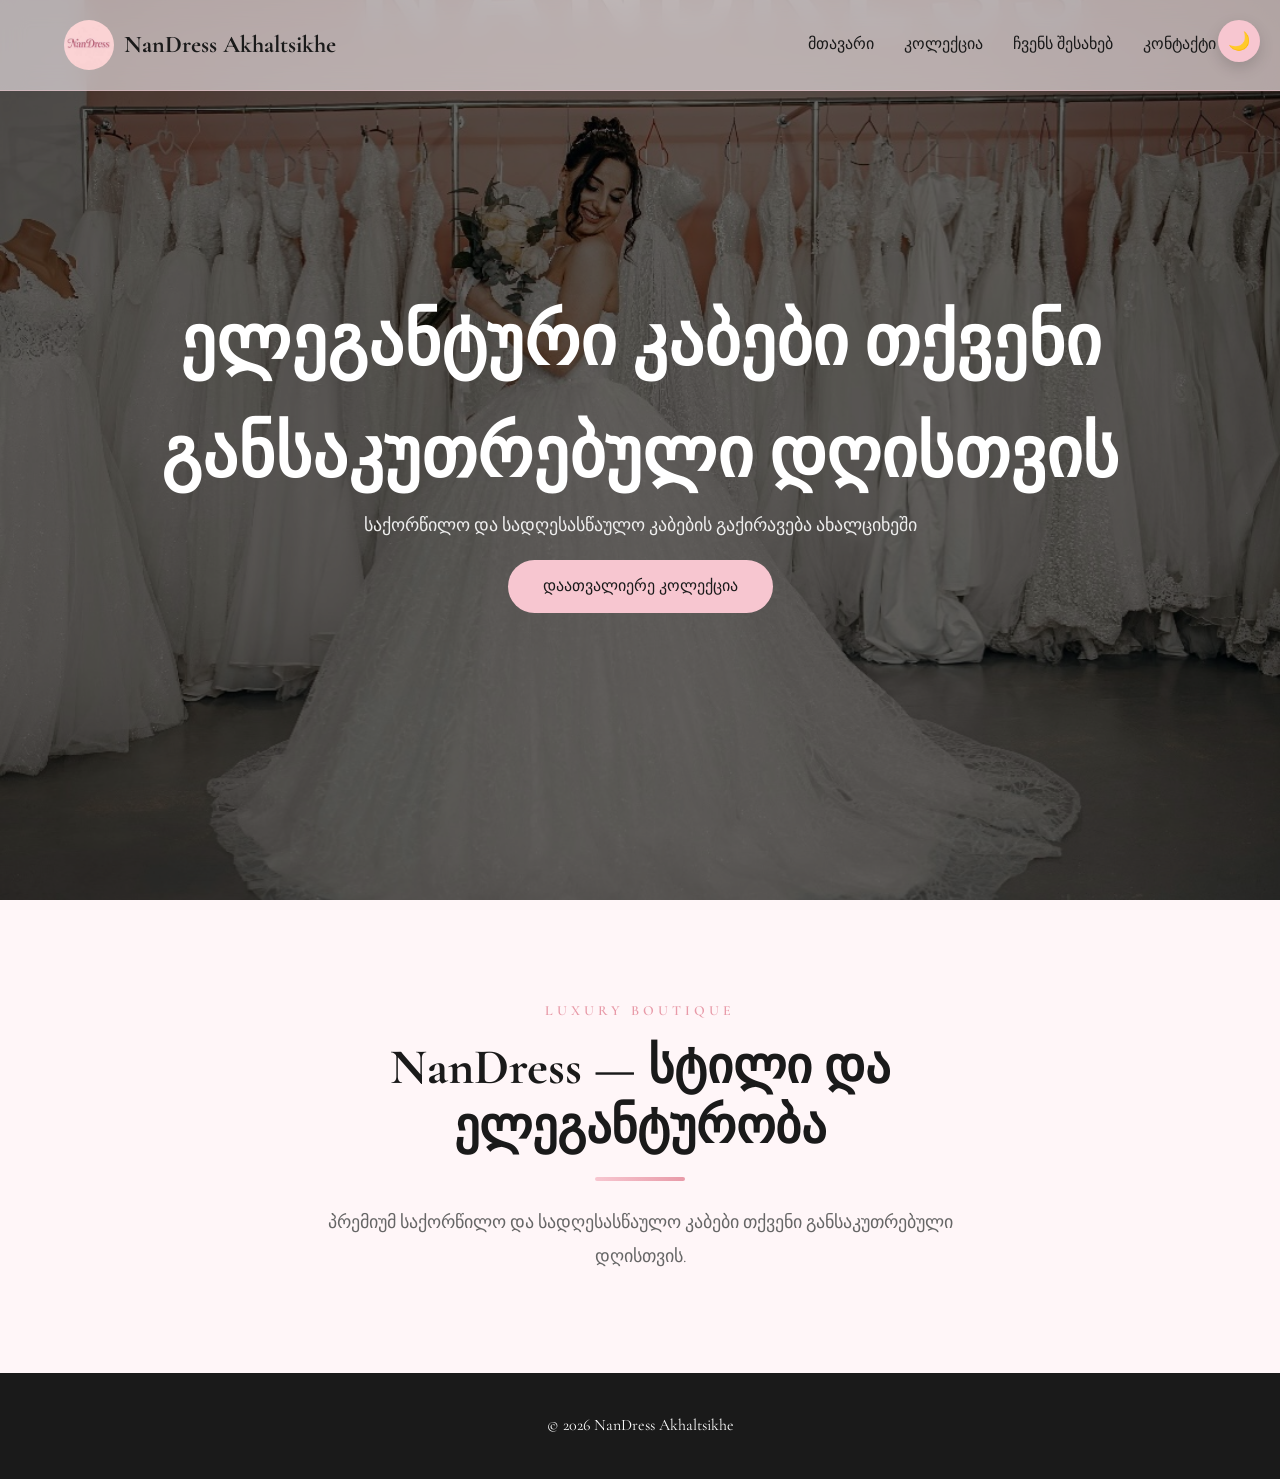
<file: index.html>
<!DOCTYPE html>
<html lang="en">
<head>
  <meta charset="UTF-8">
  <meta name="viewport" content="width=device-width, initial-scale=1.0">
<title>NanDress Akhaltsikhe</title>
<link rel="icon" type="image/png" href="images/logo.jpg">
<link rel="preconnect" href="https://fonts.googleapis.com">
<link rel="preconnect" href="https://fonts.gstatic.com" crossorigin>
<link href="https://fonts.googleapis.com/css2?family=Cormorant+Garamond:ital,wght@0,300..700;1,300..700&display=swap" rel="stylesheet">
<link rel="stylesheet" href="style.css">
<link rel="stylesheet" href="responsive.css">
</head>

<body class="home">

<header class="header">
  <nav class="nav">
  <div class="brand">
    <a class="logo">
      <img src="images/logo.jpg" alt="NanDress Logo">
    </a>
    <h1 class="nav__logo">NanDress Akhaltsikhe</h1>
  </div>
  <div class="nav-actions">

  <button id="theme-toggle-mobile" class="theme-btn">
    🌙
  </button>

  <div class="burger" id="burger">
    <span></span>
    <span></span>
    <span></span>
  </div>
</div>
  <ul class="nav__list" id="menu">
    <li><a href="index.html">მთავარი</a></li>
    <li><a href="pages/dresses.html">კოლექცია</a></li>
    <li><a href="pages/about.html">ჩვენს შესახებ</a></li>
    <li><a href="pages/contact.html">კონტაქტი</a></li>
    

  </ul>
  

</nav>
</header>

<main>
<section id="home" class="hero">
  <div class="hero__content">
    <h1>
      ელეგანტური კაბები თქვენი განსაკუთრებული დღისთვის
    </h1>
    <p>
      საქორწილო და სადღესასწაულო კაბების გაქირავება ახალციხეში
    </p>
    <a href="pages/dresses.html" class="btn">
      დაათვალიერე კოლექცია
    </a>
  </div>
</section>

<section class="intro section">
  <div class="container intro__container">
    <span class="subtitle">
      Luxury Boutique
    </span>
    <h2 class="section-title">
      NanDress — სტილი და ელეგანტურობა
    </h2>
    <div class="intro-line"></div>
    <p class="section-text">
      პრემიუმ საქორწილო და სადღესასწაულო
      კაბები თქვენი განსაკუთრებული დღისთვის.
    </p>

  </div>
</section>
</main>


<footer class="footer">
  <p>© 2026 NanDress Akhaltsikhe</p>
</footer>

<script src="script.js"></script>

</body>
</html>
</file>
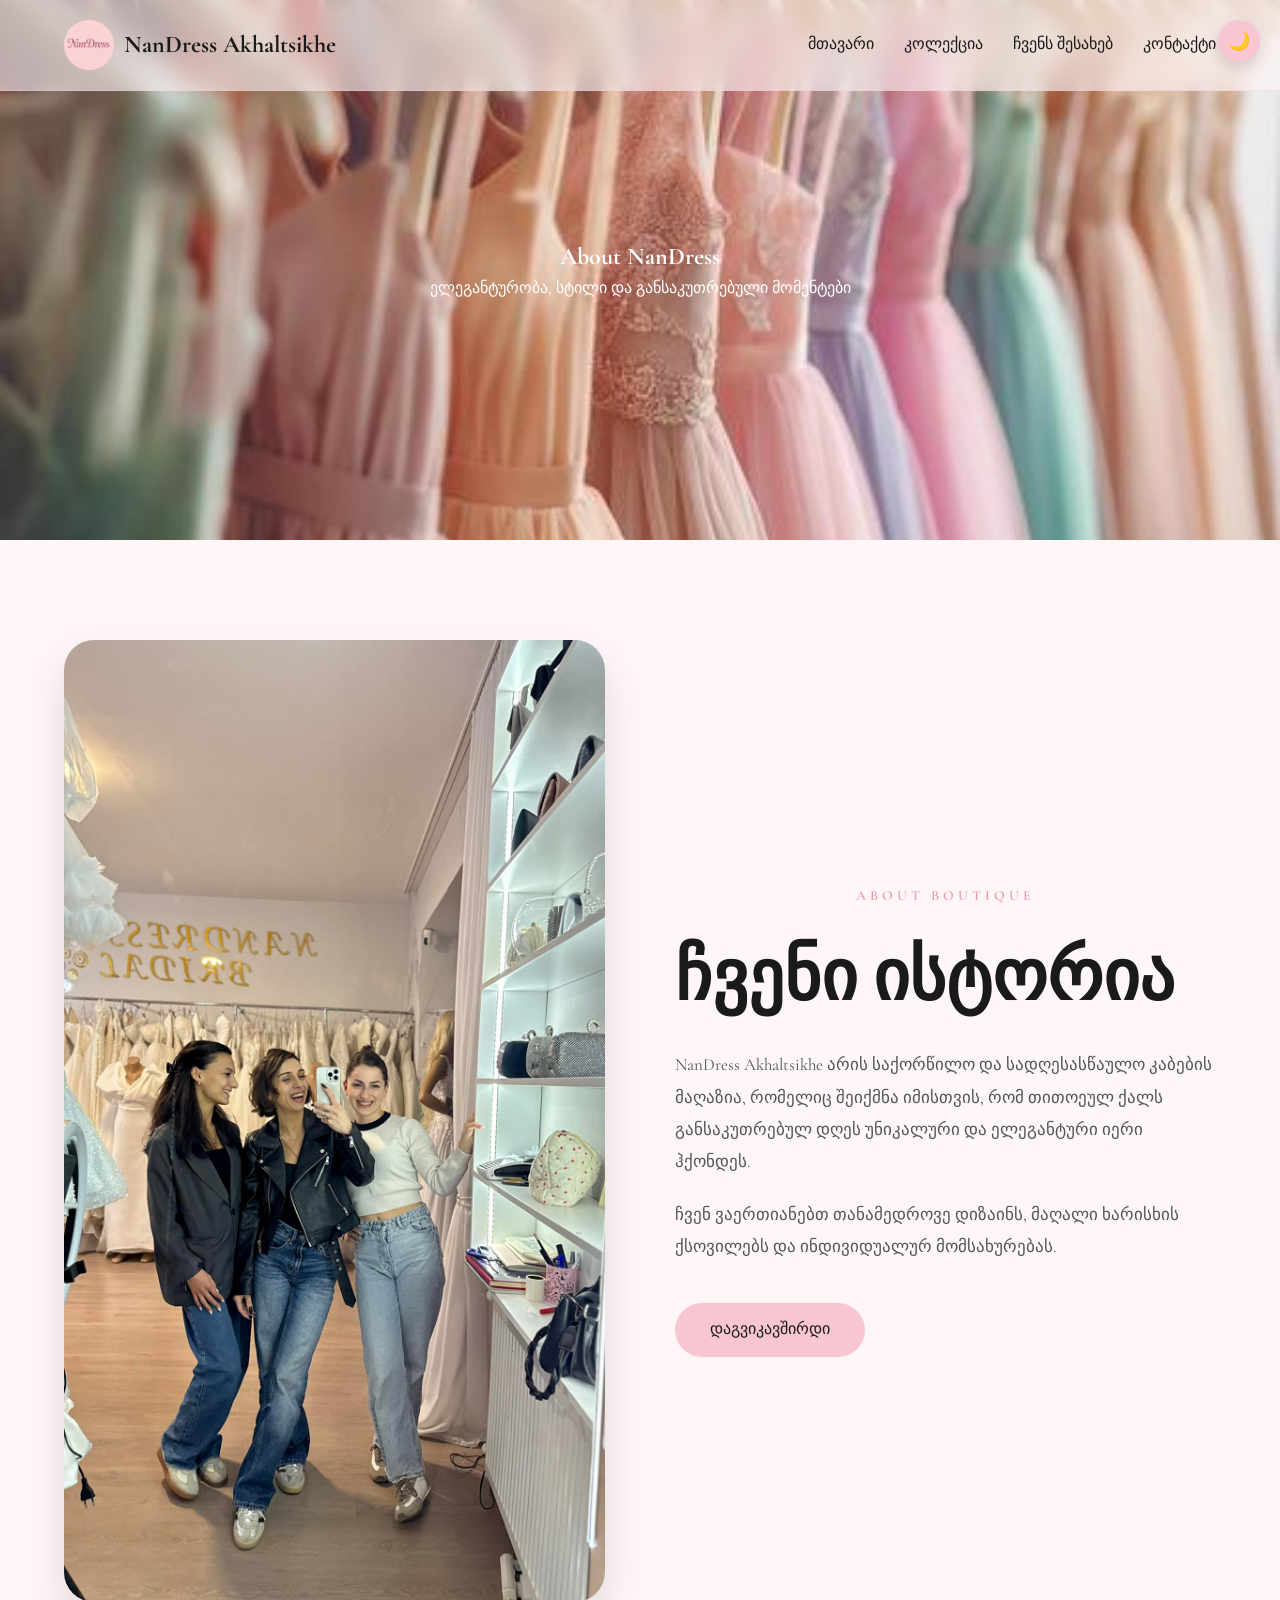
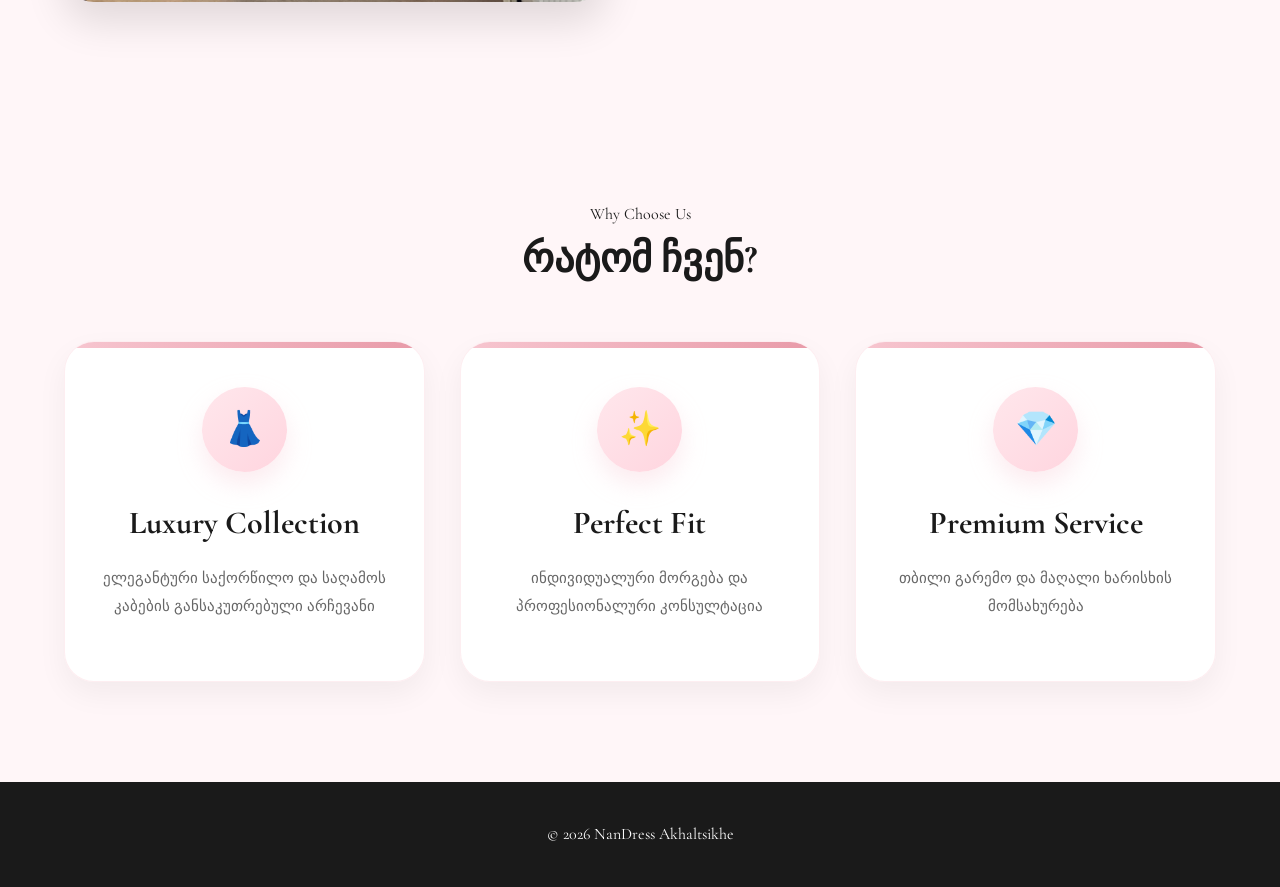
<file: pages/about.html>
<!DOCTYPE html>
<html lang="en">
<head>
  <meta charset="UTF-8">
  <meta name="viewport" content="width=device-width, initial-scale=1.0">
<title>NanDress Akhaltsikhe</title>
<link rel="icon" type="image/png" href="../images/logo.jpg">
<link rel="preconnect" href="https://fonts.googleapis.com">
<link rel="preconnect" href="https://fonts.gstatic.com" crossorigin>
<link href="https://fonts.googleapis.com/css2?family=Cormorant+Garamond:ital,wght@0,300..700;1,300..700&display=swap" rel="stylesheet">
<link rel="stylesheet" href="../style.css">
<link rel="stylesheet" href="../responsive.css">
</head>

<body class="about-page">
<header class="header">
  <nav class="nav">
    <div class="brand">
      <a class="logo">
        <img src="../images/logo.jpg" alt="NanDress Logo">
      </a>
      <h1 class="nav__logo">NanDress Akhaltsikhe</h1>
    </div>
    <div class="nav-actions">

  <button id="theme-toggle-mobile" class="theme-btn">
    🌙
  </button>
    <div class="burger" id="burger">
      <span></span>
      <span></span>
      <span></span>
    </div>

    <ul class="nav__list" id="menu">
      <li><a href="../index.html">მთავარი</a></li>
      <li><a href="dresses.html">კოლექცია</a></li>
      <li><a href="about.html">ჩვენს შესახებ</a></li>
      <li><a href="contact.html">კონტაქტი</a></li>
    </ul>
  </nav>
</header>
<main>

<section class="page-hero">
  <div class="page-hero__overlay"></div>
  <div class="page-hero__content">
    <h1>About NanDress</h1>
    <p>
      ელეგანტურობა, სტილი და განსაკუთრებული მომენტები
    </p>
  </div>
</section>

<section class="about section">
  <div class="container about__grid">
    <div class="about__image">
      <img src="../images/boutique.jpg" alt="Boutique Image">
    </div>
    <div class="about__text">
      <span class="subtitle">
        About Boutique
      </span>
      <h2>
        ჩვენი ისტორია
      </h2>

      <p>
        NanDress Akhaltsikhe არის საქორწილო და
        სადღესასწაულო კაბების მაღაზია, რომელიც
        შეიქმნა იმისთვის, რომ თითოეულ ქალს
        განსაკუთრებულ დღეს უნიკალური და
        ელეგანტური იერი ჰქონდეს.
      </p>

      <p>
        ჩვენ ვაერთიანებთ თანამედროვე დიზაინს,
        მაღალი ხარისხის ქსოვილებს და
        ინდივიდუალურ მომსახურებას.
      </p>

      <a href="contact.html" class="btn">
        დაგვიკავშირდი
      </a>
    </div>
  </div>
</section>

<section class="features section">
  <div class="container">
    <span class="features-subtitle">
      Why Choose Us
    </span>
    <h2 class="section-title">
      რატომ ჩვენ?
    </h2>
    <div class="features__grid">
      <div class="card feature-card">
        <div class="feature-icon">👗</div>
        <h3>Luxury Collection</h3>
        <p>
          ელეგანტური საქორწილო და საღამოს
          კაბების განსაკუთრებული არჩევანი
        </p>

      </div>

      <div class="card feature-card">
        <div class="feature-icon">✨</div>
        <h3>Perfect Fit</h3>
        <p>
          ინდივიდუალური მორგება და
          პროფესიონალური კონსულტაცია
        </p>
      </div>

      <div class="card feature-card">
        <div class="feature-icon">💎</div>
        <h3>Premium Service</h3>
        <p>
          თბილი გარემო და მაღალი
          ხარისხის მომსახურება
        </p>
      </div>
    </div>
  </div>
</section>
</main>
<footer class="footer">
  <p>© 2026 NanDress Akhaltsikhe</p>
</footer>

<script src="../script.js"></script>

</body>
</html>
</file>
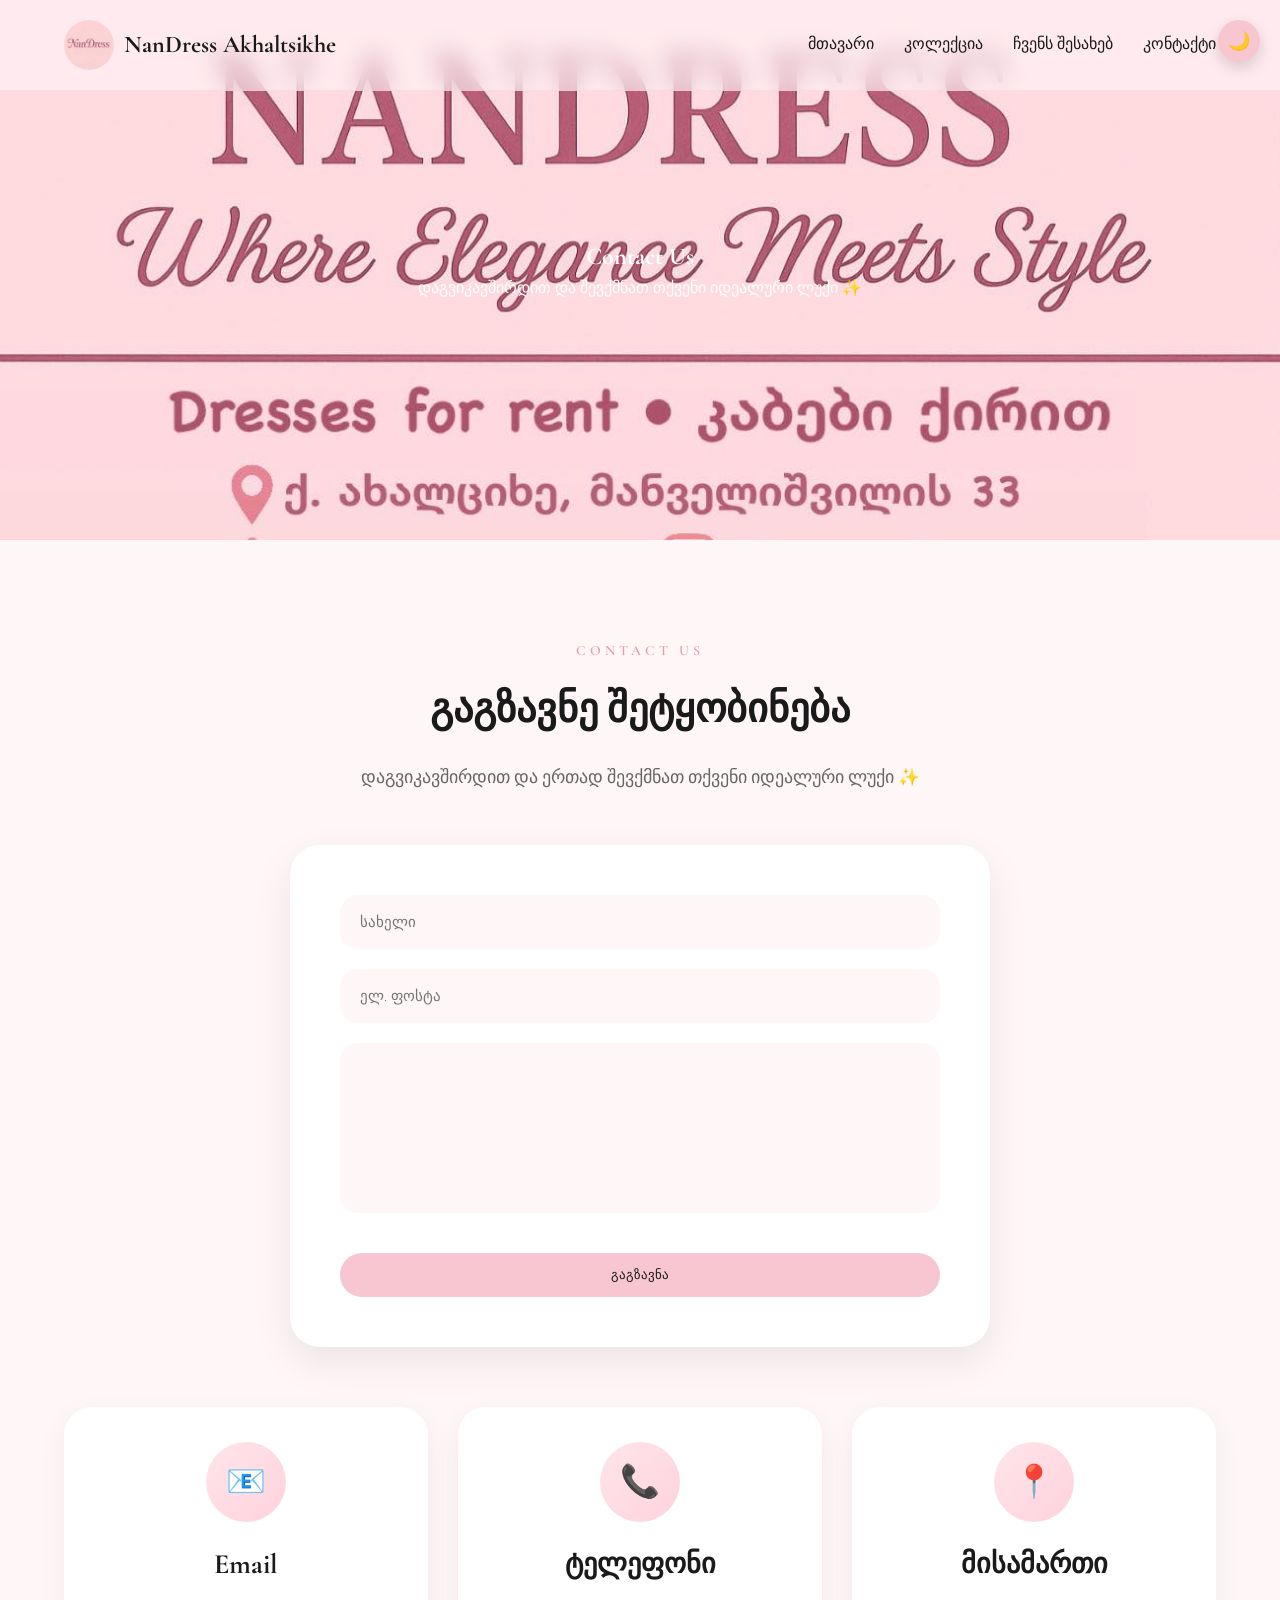
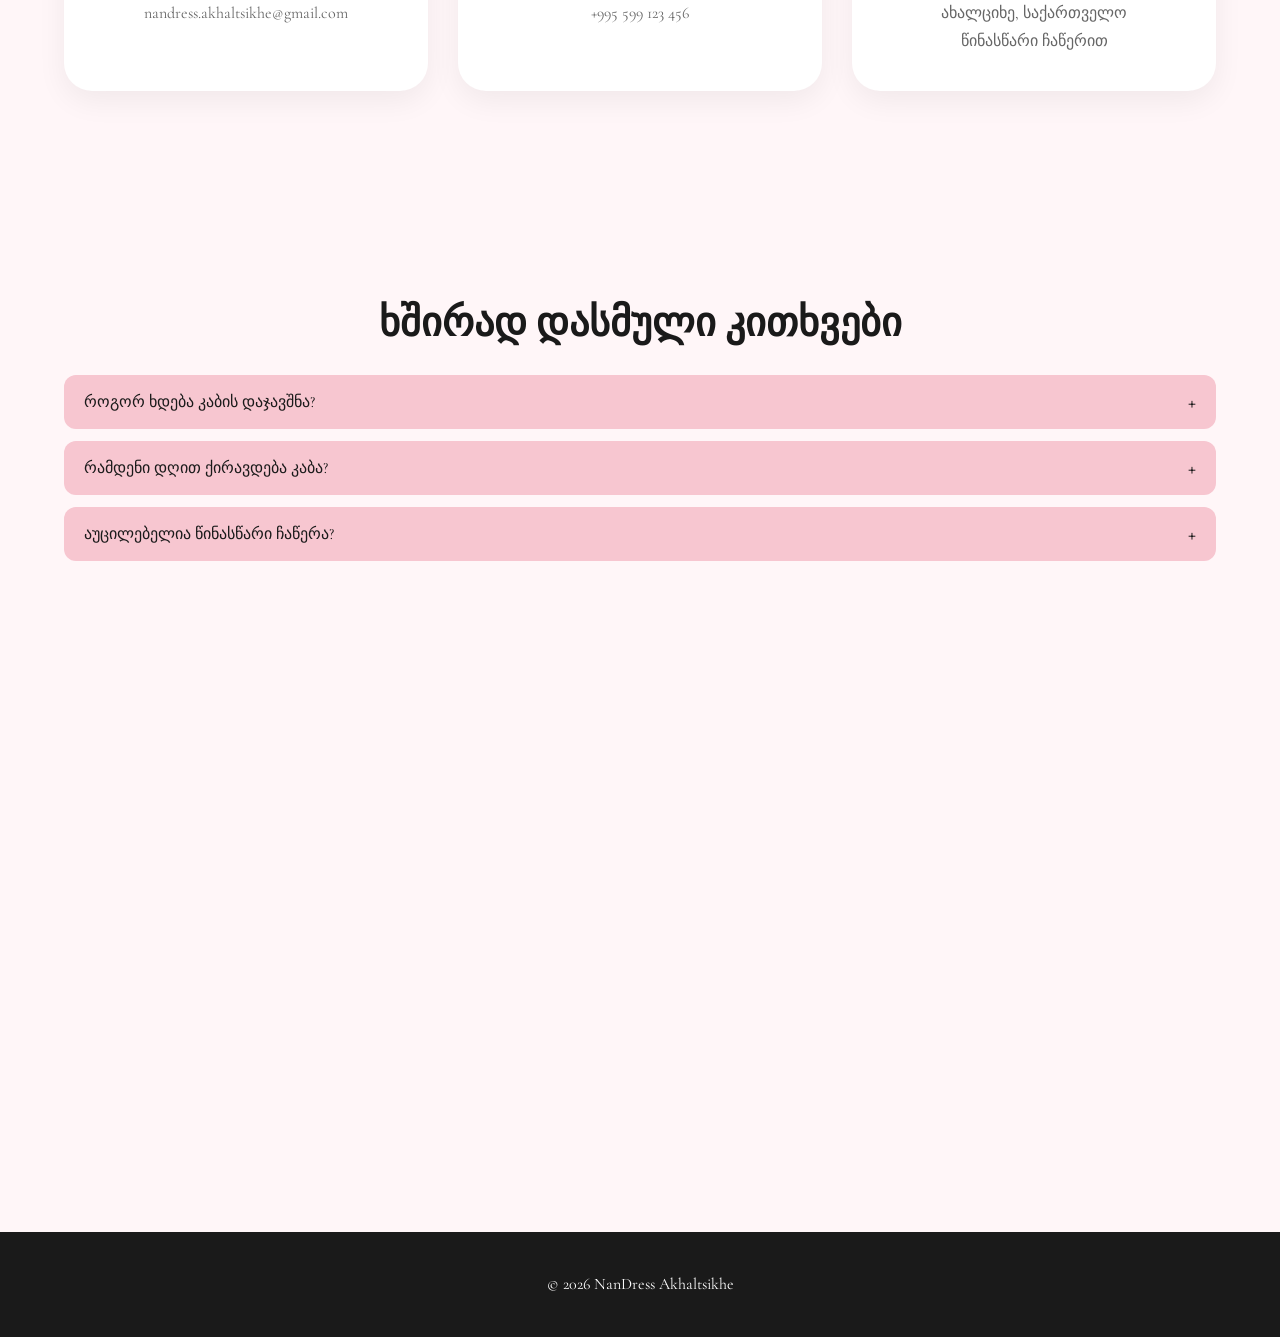
<file: pages/contact.html>
<!DOCTYPE html>
<html lang="en">
<head>
  <meta charset="UTF-8">
  <meta name="viewport" content="width=device-width, initial-scale=1.0">
<title>NanDress Akhaltsikhe</title>
<link rel="icon" type="image/png" href="../images/logo.jpg">
<link rel="preconnect" href="https://fonts.googleapis.com">
<link rel="preconnect" href="https://fonts.gstatic.com" crossorigin>
<link href="https://fonts.googleapis.com/css2?family=Cormorant+Garamond:ital,wght@0,300..700;1,300..700&display=swap" rel="stylesheet">
<link rel="stylesheet" href="../style.css">
<link rel="stylesheet" href="../responsive.css">
</head>

<body class="contact-page">
<header class="header">
  <nav class="nav">
    <div class="brand">
      <a class="logo">
        <img src="../images/logo.jpg" alt="NanDress Logo">
      </a>
      <h1 class="nav__logo">NanDress Akhaltsikhe</h1>
    </div>
    <div class="nav-actions">

  <button id="theme-toggle-mobile" class="theme-btn">
    🌙
  </button>
    <div class="burger" id="burger">
      <span></span>
      <span></span>
      <span></span>
    </div>

    <ul class="nav__list" id="menu">
      <li><a href="../index.html">მთავარი</a></li>
      <li><a href="dresses.html">კოლექცია</a></li>
      <li><a href="about.html">ჩვენს შესახებ</a></li>
      <li><a href="contact.html">კონტაქტი</a></li>
    </ul>
  </nav>
</header>
<main>

<section class="page-hero">
  <div class="page-hero__overlay"></div>
  <div class="page-hero__content">
    <h1>Contact Us</h1>
    <p>
      დაგვიკავშირდით და შევქმნათ თქვენი იდეალური ლუქი ✨
    </p>
  </div>
</section>
<section class="contact section">
  <div class="container">
    <div class="contact-header">
      <span class="subtitle">
        Contact Us
      </span>
      <h2 class="section-title">
        გაგზავნე შეტყობინება
      </h2>
      <p class="section-text">
        დაგვიკავშირდით და ერთად შევქმნათ
        თქვენი იდეალური ლუქი ✨
      </p>

    </div>
    <div class="contact__form">
      <form>
        <input
          type="text"
          placeholder="სახელი"
          required
        >
        <input
          type="email"
          placeholder="ელ. ფოსტა"
          required
        >
        <textarea
          placeholder="შეტყობინება"
          required>
        </textarea>
        <button type="submit" class="btn">
          გაგზავნა
        </button>
      </form>
    </div>

    <div class="contact__info">
      <div class="info-card">
        <div class="info-icon">
          📧
        </div>
        <h3>Email</h3>
        <a href="mailto:nandress.akhaltsikhe@gmail.com">
          nandress.akhaltsikhe@gmail.com
        </a>
      </div>
      <div class="info-card">
        <div class="info-icon">
          📞
        </div>
        <h3>ტელეფონი</h3>
        <a href="tel:+995599123456">
          +995 599 123 456
        </a>
      </div>
      <div class="info-card">
        <div class="info-icon">
          📍
        </div>
        <h3>მისამართი</h3>
        <p>
          ახალციხე, საქართველო
          <br>
          წინასწარი ჩაწერით
        </p>
      </div>
    </div>
  </div>
</section>
<section class="faq section">
  <div class="container">

    <h2 class="section-title">ხშირად დასმული კითხვები</h2>

    <div class="accordion">
      <button class="accordion-btn">
        <span>როგორ ხდება კაბის დაჯავშნა?</span>
        <span class="icon">+</span>
      </button>
      <div class="accordion-content">
        კაბის დასაჯავშნად დაგვიკავშირდით ტელეფონით ან ელ.ფოსტით.
      </div>
    </div>

    <div class="accordion">
      <button class="accordion-btn">
        <span>რამდენი დღით ქირავდება კაბა?</span>
        <span class="icon">+</span>
      </button>
      <div class="accordion-content">
        საშუალოდ 1-3 დღე, შეთანხმებით შესაძლებელია გახანგრძლივება.
      </div>
    </div>

    <div class="accordion">
      <button class="accordion-btn">
        <span>აუცილებელია წინასწარი ჩაწერა?</span>
        <span class="icon">+</span>
      </button>
      <div class="accordion-content">
        დიახ, ვიზიტი ხდება წინასწარი ჩაწერით.
      </div>
    </div>

  </div>
</section>

<section class="map section">
  <div class="container">
    <iframe
      src="https://www.google.com/maps?q=Akhaltsikhe&output=embed"
      width="100%"
      height="350"
      style="border:0; border-radius:20px;"
      loading="lazy">
    </iframe>
  </div>
</section>
</main>

<footer class="footer">
  <p>© 2026 NanDress Akhaltsikhe</p>
</footer>

<script src="../script.js"></script>

</body>
</html>
</file>
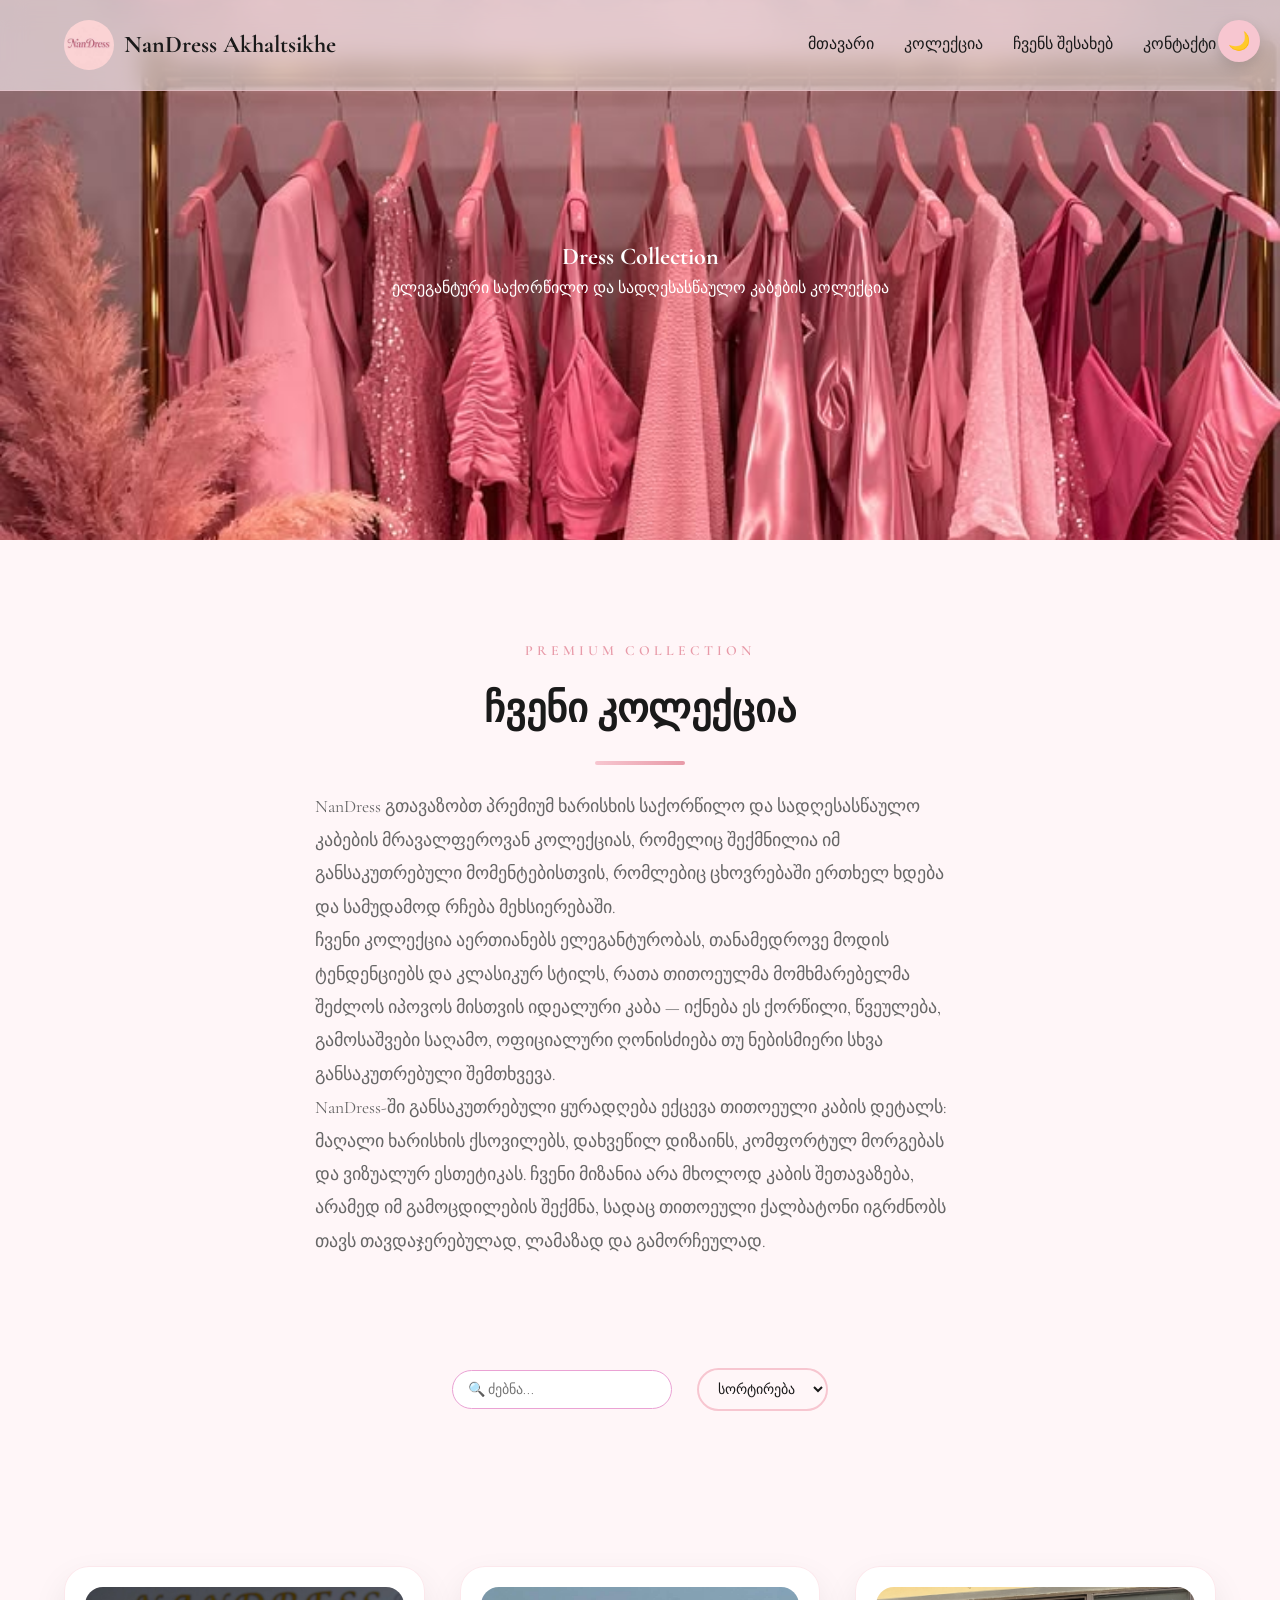
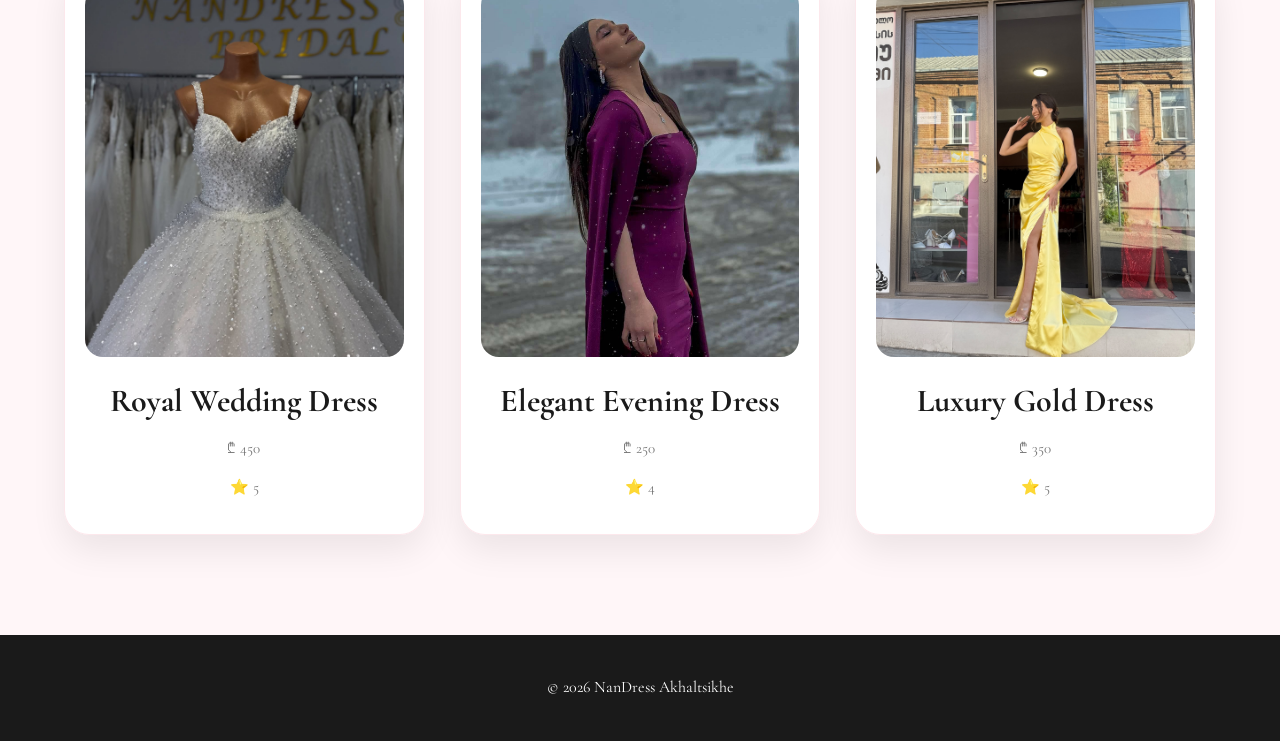
<file: pages/dresses.html>
<!DOCTYPE html>
<html lang="en">
<head>
  <meta charset="UTF-8">
  <meta name="viewport" content="width=device-width, initial-scale=1.0">
  <title>NanDress Akhaltsikhe</title>

  <link rel="icon" type="image/png" href="../images/logo.jpg">
  <link rel="preconnect" href="https://fonts.googleapis.com">
  <link rel="preconnect" href="https://fonts.gstatic.com" crossorigin>
  <link href="https://fonts.googleapis.com/css2?family=Cormorant+Garamond:ital,wght@0,300..700;1,300..700&display=swap" rel="stylesheet">

  <link rel="stylesheet" href="../style.css">
  <link rel="stylesheet" href="../responsive.css">
</head>

<body class="dresses-page">

<header class="header">
  <nav class="nav">
    <div class="brand">
      <a class="logo">
        <img src="../images/logo.jpg" alt="NanDress Logo">
      </a>
      <h1 class="nav__logo">NanDress Akhaltsikhe</h1>
    </div>

    <div class="nav-actions">

      <button id="theme-toggle-mobile" class="theme-btn">🌙</button>

      <div class="burger" id="burger">
        <span></span>
        <span></span>
        <span></span>
      </div>

      <ul class="nav__list" id="menu">
        <li><a href="../index.html">მთავარი</a></li>
        <li><a href="dresses.html">კოლექცია</a></li>
        <li><a href="about.html">ჩვენს შესახებ</a></li>
        <li><a href="contact.html">კონტაქტი</a></li>
      </ul>

    </div>
  </nav>
</header>

<main>

<section class="page-hero">
  <div class="page-hero__overlay"></div>
  <div class="page-hero__content">
    <h1>Dress Collection</h1>
    <p>ელეგანტური საქორწილო და სადღესასწაულო კაბების კოლექცია</p>
  </div>
</section>

<section class="collection-intro section">
  <div class="container collection-intro__container">

    <span class="subtitle">Premium Collection</span>

    <h2 class="section-title">ჩვენი კოლექცია</h2>

    <div class="intro-line"></div>

    <p class="section-text">
      NanDress გთავაზობთ პრემიუმ ხარისხის საქორწილო და სადღესასწაულო კაბების მრავალფეროვან კოლექციას, რომელიც შექმნილია იმ განსაკუთრებული მომენტებისთვის, რომლებიც ცხოვრებაში ერთხელ ხდება და სამუდამოდ რჩება მეხსიერებაში.
    </p>

    <p class="section-text">
      ჩვენი კოლექცია აერთიანებს ელეგანტურობას, თანამედროვე მოდის ტენდენციებს და კლასიკურ სტილს, რათა თითოეულმა მომხმარებელმა შეძლოს იპოვოს მისთვის იდეალური კაბა — იქნება ეს ქორწილი, წვეულება, გამოსაშვები საღამო, ოფიციალური ღონისძიება თუ ნებისმიერი სხვა განსაკუთრებული შემთხვევა.
    </p>

    <p class="section-text">
      NanDress-ში განსაკუთრებული ყურადღება ექცევა თითოეული კაბის დეტალს: მაღალი ხარისხის ქსოვილებს, დახვეწილ დიზაინს, კომფორტულ მორგებას და ვიზუალურ ესთეტიკას. ჩვენი მიზანია არა მხოლოდ კაბის შეთავაზება, არამედ იმ გამოცდილების შექმნა, სადაც თითოეული ქალბატონი იგრძნობს თავს თავდაჯერებულად, ლამაზად და გამორჩეულად.
    </p>

  </div>
</section>

<!-- FILTER -->
<div class="filter-bar">
  <input type="text" id="search" placeholder="🔍 ძებნა..." />

  <select id="sort">
    <option value="">სორტირება</option>
    <option value="price-asc">ფასი ↑</option>
    <option value="price-desc">ფასი ↓</option>
    <option value="rating-desc">რეიტინგი</option>
    <option value="az">ანბანი A-Z</option>
  </select>
</div>

<!-- DRESSES GRID (IMPORTANT: EMPTY) -->
<section class="dresses section">
  <div class="container dresses__grid"></div>
</section>

</main>

<footer class="footer">
  <p>© 2026 NanDress Akhaltsikhe</p>
</footer>

<script src="../script.js"></script>

</body>
</html>
</file>
<file: style.css>
*{ margin:0;
   padding:0; 
   box-sizing:border-box; 
    font-family:'cormorant garamond',serif;
  }
 
body{
  background:#fff6f8;
  color:#1a1a1a;
  line-height:1.6;
}
 
img{
  width:100%;
  display:block;
  object-fit:cover;
  border-radius:18px;
}
 
.section{ padding:100px 0; 
}

.container{
  width:90%;
  max-width:1200px;
  margin:auto;
}
 
.gradient-bg{
  background:linear-gradient(to bottom,#fff6f8,#ffffff);
}
 
.subtitle{
  display:inline-block;
  color:#e89aa8;
  text-transform:uppercase;
  letter-spacing:4px;
  font-size:14px;
  font-weight:600;
  margin-bottom:15px;
}
 
.section-title{
  text-align:center;
  font-size:2.5rem;
  font-family:'Cormorant Garamond',serif;
  margin-bottom:20px;
}
 
.section-text{
  font-size:1.1rem;
  color:#666;
  line-height:1.9;
  max-width:650px;
  margin:auto;
}
 
 
.header{
  position:fixed;
  top:0; left:0;
  width:100%;
  z-index:1000;
  background:rgba(255,246,248,0.6);
  backdrop-filter:blur(12px);
  border-bottom:1px solid rgba(247,198,208,0.4);
}
 
.nav{
  width:90%;
  max-width:1200px;
  margin:auto;
  height:90px;
  display:flex;
  justify-content:space-between;
  align-items:center;
  gap:20px;
}
 
.brand{ 
  display:flex;
   align-items:center;
    gap:10px; 
}
 
.logo img{
  width:50px; height:50px;
  object-fit:cover;
  border-radius:50%;
}
 
.nav__logo{ 
  font-size:24px; 
  margin:0;
 }
 
.filter-bar input{
  padding:10px 15px;
  border:1px solid #eaa2d4;
  border-radius:30px;
  outline:none;
  width:220px;
  font-size:14px;
  transition:0.4s ease;
}
 
.filter-bar input:focus{
   border-color:#c9a227; 
  }
  .filter-bar{
  display: flex;
  justify-content: center;
  align-items: center;
  gap: 15px;
  margin: 10px auto 5px;
}
#sort {
  padding: 10px 15px;
  border-radius: 30px;
  border: 2px solid #f7c6d0;
  background: #fff6f8;
  color: #1a1a1a;
  font-size: 14px;
  cursor: pointer;
  transition: 0.3s ease;
  outline: none;
  margin-left: 10px;
}
 
.nav__list{
   display:flex;
    gap:30px; 
    list-style:none; 
  }
 
.nav__list a{
  text-decoration:none;
  color:#1a1a1a;
  position:relative;
  transition:0.4s ease;
}
 
.nav__list a::after{
  content:'';
  position:absolute;
  bottom:-5px; left:0;
  width:0; height:2px;
  background:#e89aa8;
  transition:0.4s ease;
}
 
.nav__list a:hover{ 
  color:#e89aa8; 
}
.nav__list a:hover::after{ 
  width:100%; 
}
 
.hero{
  height:100vh;
  position:relative;
  display:flex;
  align-items:center;
  justify-content:center;
  text-align:center;
  color:white;
  padding:0 20px;
}
 
.hero::before{
  content:"";
  position:absolute;
  inset:0;
  background:url("images/back.jpg") center/cover no-repeat;
  filter:brightness(0.4);
  z-index:-1;
}
 
.hero__content h1{
  font-size:70px;
  font-family:'Cormorant Garamond',serif;
}
 
.hero__content p{
  max-width:600px;
  margin:auto;
  font-size:18px;
  opacity:0.9;
}
 
.page-hero{
  height:60vh;
  display:flex;
  align-items:center;
  justify-content:center;
  text-align:center;
  color:white;
  position:relative;
}
 
.dresses-page .page-hero{ 
  background:url("images/dresses_back.jpg") center/cover no-repeat; 
}
.about-page   .page-hero{ 
  background:url("images/about_back.jpg") center/cover no-repeat;
 }
.contact-page .page-hero{
   background:url("images/contact_back.jpg") center/cover no-repeat; 
  }
 
.btn{
  display:inline-block;
  padding:14px 35px;
  margin-top:20px;
  background:#f7c6d0;
  color:#1a1a1a;
  border:none;
  border-radius:50px;
  cursor:pointer;
  transition:0.4s ease;
  text-decoration:none;
  font-weight:500;
}
 
.btn:hover{
  transform:translateY(-5px);
  background:#e89aa8;
  color:white;
}
 
 
.intro{ text-align:center; }
.intro__container{ max-width:800px; } 
.intro .section-title{
  font-size:50px;
  color:#1a1a1a;
  margin-bottom:20px;
  line-height:1.2;
}
 
.intro-line{
  width:90px; height:4px;
  margin:0 auto 25px;
  border-radius:20px;
  background:linear-gradient(90deg,#f7c6d0,#e89aa8);
}
 
.features__grid,
.dresses__grid{
  display:grid;
  grid-template-columns:repeat(auto-fit,minmax(280px,1fr));
  gap:35px;
  margin-top:50px;
}
 
.card{
  background:rgba(255,255,255,0.95);
  padding:20px;
  border-radius:25px;
  box-shadow:0 15px 35px rgba(0,0,0,0.08);
  text-align:center;
  border:1px solid rgba(247,198,208,0.4);
  transition:0.4s ease;
  overflow:hidden;
  position:relative;
}
 
.card:hover{
  transform:translateY(-12px) scale(1.02);
  border-color:#e89aa8;
  box-shadow:0 20px 45px rgba(232,154,168,0.25);
}
 
.card img{
  width:100%; height:370px;
  object-fit:cover;
  border-radius:18px;
  transition:0.5s ease;
}
 
.card:hover img{ 
  transform:scale(1.05); 
}

.card h3{
  margin:18px 0 10px;
  font-family:'Cormorant Garamond',serif;
  font-size:32px;
  color:#1a1a1a;
}
 
.card p{ 
  color:#777; 
  margin-bottom:15px; 
  font-size:15px;
 }
 
.price{
  display:inline-block;
  margin-bottom:18px;
  padding:8px 18px;
  background:rgba(247,198,208,0.2);
  border-radius:30px;
  color:#e89aa8;
  font-weight:600;
  font-size:15px;
}
 
.card .btn{ 
  width:100%;
   margin-top:10px;
    padding:13px; 
    font-size:15px; 
  }

.subtitle {
  display: block;
  text-align: center;
  color: #e89aa8;
  text-transform: uppercase;
  letter-spacing: 4px;
  font-size: 14px;
  font-weight: 600;
  margin-bottom: 15px;
}
 
/* about */
 
.about__grid{
  display:grid;
  grid-template-columns:1fr 1fr;
  gap:70px;
  align-items:center;
}
 
.about__image{ 
  position:relative;
 }
 
.about__image img{
  border-radius:30px;
  box-shadow:0 20px 40px rgba(0,0,0,0.12);
  transition:0.5s ease;
}
 
.about__image:hover img{ 
  transform:scale(1.03); 
}
 
.about__text h2{
  font-size:70px;
  margin:15px 0;
  font-family:'Cormorant Garamond',serif;
  color:#1a1a1a;
}
 
.about__text p{
  margin-bottom:20px;
  color:#555;
  font-size:17px;
  line-height:1.9;
}
.accordion {
  margin-bottom: 12px;
}

.accordion-btn {
  width: 100%;
  padding: 15px 20px;
  border: none;
  border-radius: 12px;
  background: #f7c6d0;
  color: #1a1a1a;
  font-size: 16px;
  cursor: pointer;
  text-align: left;
  transition: 0.3s ease;
}

.accordion-btn:hover {
  background: #e89aa8;
  color: white;
}

.accordion-content {
  display: none;
  padding: 15px 20px;
  background: #fff6f8;
  border-radius: 12px;
  margin-top: 5px;
  color: #555;
}

.accordion-content.active {
  display: block;
}
.accordion-btn {
  display: flex;
  justify-content: space-between;
  align-items: center;
}

.accordion-btn .icon {
  font-size: 20px;
  font-weight: bold;
  color: #1a1a1a;
  transition: 0.3s ease;
}
 
/* features */
 
.features{
   position:relative; 
   overflow:hidden;
   }
 
.features-subtitle{ 
  display:block; 
  text-align:center; 
}
 
.feature-card{
  padding:45px 35px;
  border-radius:30px;
  background:rgba(255,255,255,0.95);
  transition:0.4s ease;
  position:relative;
  overflow:hidden;
  text-align:center;
  border:1px solid rgba(247,198,208,0.3);
  box-shadow:0 12px 30px rgba(0,0,0,0.05);
}
 
.feature-card::before{
  content:"";
  position:absolute;
  top:0; left:0;
  width:100%; 
  height:6px;
  background:linear-gradient(90deg,#f7c6d0,#e89aa8);
}
 
.feature-card:hover{
  transform:translateY(-12px);
  box-shadow:0 20px 45px rgba(232,154,168,0.18);
  border-color:#e89aa8;
}
 
.feature-icon{
  width:85px; height:85px;
  margin:auto auto 25px;
  border-radius:50%;
  display:flex;
  align-items:center;
  justify-content:center;
  font-size:34px;
  background:linear-gradient(135deg,#ffe7ec,#ffd5df);
  box-shadow:0 12px 25px rgba(247,198,208,0.35);
  transition:0.4s ease;
}
 
.feature-card:hover .feature-icon{ 
  transform:scale(1.08) rotate(5deg); 
}
 
.feature-card h3{
  margin-bottom:15px;
  font-size:32px;
  color:#1a1a1a;
  font-family:'Cormorant Garamond',serif;
}
 
.feature-card p{
   color:#666;
    line-height:1.9; 
    font-size:15px; 
  }
 
/* contact */
.contact-header{ 
  text-align:center;
   margin-bottom:50px; 
  }
 
.contact__form{
  max-width:700px;
  margin:0 auto 60px;
  background:white;
  padding:50px;
  border-radius:30px;
  box-shadow:0 15px 40px rgba(0,0,0,0.08);
}
 
.contact__form form{ 
  display:flex;
   flex-direction:column; 
   gap:20px;
   }
 
.contact__form input,
.contact__form textarea{
  width:100%;
  padding:18px 20px;
  border:none;
  background:#fff6f8;
  border-radius:18px;
  font-size:15px;
  outline:none;
  transition:0.4s ease;
}
 
.contact__form textarea{ 
  height:170px; 
  resize:none;
 }
 
.contact__form input:focus,
.contact__form textarea:focus{
  background:white;
  box-shadow:0 0 0 2px #f7c6d0;
}
 
.contact__info{
  display:grid;
  grid-template-columns:repeat(3,1fr);
  gap:30px;
}
 
.info-card{
  background:white;
  padding:35px 25px;
  border-radius:28px;
  text-align:center;
  transition:0.4s ease;
  box-shadow:0 10px 30px rgba(0,0,0,0.06);
}
 
.info-card:hover{ transform:translateY(-10px);
 }
 
.info-icon{
  width:80px; height:80px;
  margin:0 auto 20px;
  border-radius:50%;
  display:flex;
  align-items:center;
  justify-content:center;
  font-size:32px;
  background:linear-gradient(135deg,#ffe5eb,#ffd2dc);
}
 
.info-card h3{
  margin-bottom:12px;
  font-size:28px;
  font-family:'Cormorant Garamond',serif;
}
 
.info-card a,
.info-card p{ color:#666; 
  text-decoration:none;
   line-height:1.8; 
  }
 
/* footer */
 
.footer{
  background:#1a1a1a;
  color:white;
  text-align:center;
  padding:40px 0;
}
/* Dark Mode */

body.dark-mode{
  background:#121212;
  color:#eee;
}

body.dark-mode header,
body.dark-mode .card,
body.dark-mode .feature-card,
body.dark-mode .info-card,
body.dark-mode .contact__form{
  background:#1e1e1e;
}
body.dark-mode h1,
body.dark-mode h2,
body.dark-mode h3,
body.dark-mode p,
body.dark-mode span,
body.dark-mode li{
  color:#eee;
}

body.dark-mode a{
  color:#f7c6d0;
}
.theme-btn{
  position:fixed;
  top:20px;
  right:20px;
  width:42px;
  height:42px;
  border:none;
  border-radius:50%;
  background:#f7c6d0;
  cursor:pointer;
  font-size:18px;
  box-shadow:0 6px 15px rgba(0,0,0,0.15);
  transition:0.3s;
}

.theme-btn:hover{
  transform:scale(1.1);
  background:#e89aa8;
}
</file>
<file: responsive.css>
/* Responsive Styles */
@media (max-width: 992px) {

  .features__grid,
  .dresses__grid {
    grid-template-columns: repeat(2, 1fr);
  }

  .about__grid,
  .contact__info {
    grid-template-columns: 1fr;
  }

  .hero__content h1 {
    font-size:48px;
  }

  .section-title {
    font-size:38px;
  }
}

@media (max-width: 768px) {

  .nav {
    display: flex;
    justify-content: space-between;
    align-items: center;
    padding: 20px 15px;
    height: auto;
  }

  .brand {
    display: flex;
    align-items: center;
    gap: 10px;
    width: auto;
  }

  .nav__logo {
    font-size:18px;
    text-align: left;
  }

  .nav-actions {
    display: flex;
    flex-direction: row;
    align-items: center;
    gap: 12px;
    flex-wrap: nowrap;
  }

  #theme-toggle-mobile {
    position: static;
    top: auto;
    right: auto;

    display: flex;
    align-items: center;
    justify-content: center;

    width: 42px;
    height: 42px;

    margin: 0;
    border: none;
    border-radius: 50%;
    background: rgb(247, 198, 208);

    cursor: pointer;
    font-size: 18px;
  }

  body.dark-mode #theme-toggle-mobile {
   background: rgb(247, 198, 208);
    color: #fff;
  }

  .filter-bar {
    display: flex;
    justify-content: center;
    align-items: center;
    gap: 10px;
    width: 100%;
  }

  .filter-bar input {
    width: 180px;
    height: 42px;
  }

  .filter-bar select {
    width: 90px;
    height: 42px;
  }

  .burger {
    display: flex;
    flex-direction: column;
    gap: 5px;
    cursor: pointer;
    z-index: 1200;
  }

  .burger span {
    width: 25px;
    height: 3px;
    background: #1a1a1a;
    border-radius: 10px;
    transition: 0.3s ease;
  }

  body.dark-mode .burger span {
    background: #f2f2f2;
  }


  .nav__list {
    position: fixed;
    top: 0;
    right: -100%;
    width: 260px;
    height: 100vh;
    background: #fff;
    display: flex;
    flex-direction: column;
    gap: 20px;
    padding: 90px 30px;
    transition: 0.4s ease;
    z-index: 1100;
  }

  .nav__list.active {
    right: 0;
  }

  body.dark-mode .nav__list {
    background: #121218;
  }

  .features__grid,
  .dresses__grid,
  .about__grid,
  .contact__info {
    grid-template-columns: 1fr;
  }

  /* TYPO */
  .hero__content h1 {
    font-size: 35px;
  }

  .hero__content p {
    font-size: 18px;
  }

  .page-hero {
    height: 50vh;
  }

  .card img {
    height: 300px;
  }

  .card,
  .feature-card,
  .contact__form {
    padding: 25px;
  }

  .section-title,
  .about__text h2 {
    font-size: 32px;
  }

  #theme-toggle {
    display: none !important;
  }
}

@media (max-width: 480px) {

  .hero__content h1 {
    font-size: 28px;
  }

  .hero__content p {
    font-size: 16px;
  }

  .section-title,
  .about__text h2 {
    font-size: 28px;
  }

  .card img {
    height: 240px;
  }

  .btn {
    width: 100%;
    text-align: center;
  }

  .nav-search {
    gap: 8px;
  }

  .nav-search input {
    width: 140px;
    height: 40px;
    font-size: 14px;
  }

  .nav-search select {
    width: 75px;
    height: 40px;
    font-size: 13px;
  }

  .nav__logo {
    font-size: 16px;
  }

  .logo img {
    width: 50px;
    height: 50px;
  }
}
</file>
